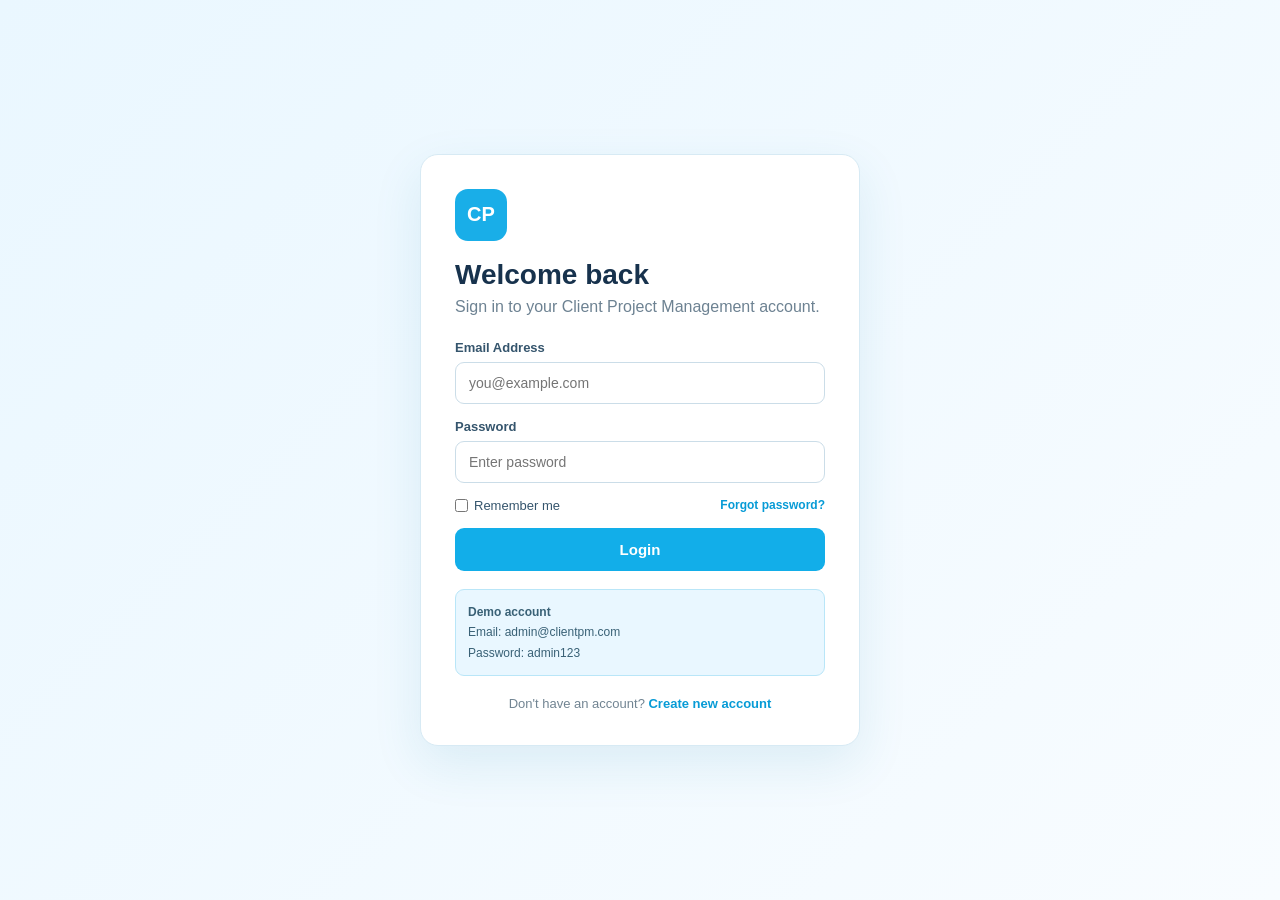
<file: index.html>
<!DOCTYPE html>
<html lang="en">
<head>
  <meta charset="UTF-8">
  <meta name="viewport" content="width=device-width, initial-scale=1.0">
  <title>Client Project Management</title>
  <link rel="stylesheet" href="css/style.css">
</head>
<body>
  <div class="app-shell">
    <aside class="sidebar" id="sidebar">
      <div class="brand">
        <div class="brand-icon">CP</div>
        <div><strong>ClientPM</strong><small>Project Management</small></div>
      </div>
      <nav>
        <a class="nav-link active" href="#dashboard" data-page="dashboard"><span>▦</span> Dashboard</a>
        <a class="nav-link" href="#projects" data-page="projects"><span>▤</span> Project Management</a>
        <a class="nav-link" href="#tasks" data-page="tasks"><span>✓</span> Task Management</a>
        <a class="nav-link" href="#milestones" data-page="milestones"><span>◆</span> Milestone Tracking</a>
        <a class="nav-link" href="#time" data-page="time"><span>◷</span> Time Tracking</a>
        <a class="nav-link" href="#clients" data-page="clients"><span>♙</span> Client Management</a>
        <a class="nav-link" href="#files" data-page="files"><span>▱</span> File Sharing</a>
        <a class="nav-link" href="#team" data-page="team"><span>♟</span> Team Management</a>
        <a class="nav-link" href="#reports" data-page="reports"><span>▥</span> Project Reports</a>
        <div class="nav-section">ACCOUNT</div>
        <a class="nav-link" href="#profile" data-page="profile"><span>◉</span> My Profile</a>
      </nav>
      <div class="sidebar-bottom">
        <div class="mini-user"><div class="avatar" id="sideAvatar">U</div><div><b id="sideName">User</b><small id="sideRole">Project Member</small></div></div>
        <button class="logout-btn" id="logoutBtn">↪ Logout</button>
      </div>
    </aside>

    <main class="main">
      <header class="topbar">
        <button class="mobile-menu" id="menuBtn">☰</button>
        <div>
          <h1 id="pageTitle">Dashboard</h1>
          <p id="pageSubtitle">Project overview, task status and upcoming deadlines.</p>
        </div>
        <div class="top-actions">
          <button class="icon-btn" title="Notifications" id="notificationBtn">🔔<i></i></button>
          <div class="top-user"><div class="avatar" id="topAvatar">U</div><span id="topName">User</span></div>
        </div>
      </header>

      <section id="pageContent" class="content"></section>
    </main>
  </div>

  <div class="modal" id="modal">
    <div class="modal-card">
      <button class="close" id="modalClose">×</button>
      <h2 id="modalTitle">Add Item</h2>
      <form id="modalForm"></form>
    </div>
  </div>
  <div class="toast" id="toast"></div>
  <script src="js/app.js"></script>
</body>
</html>
</file>
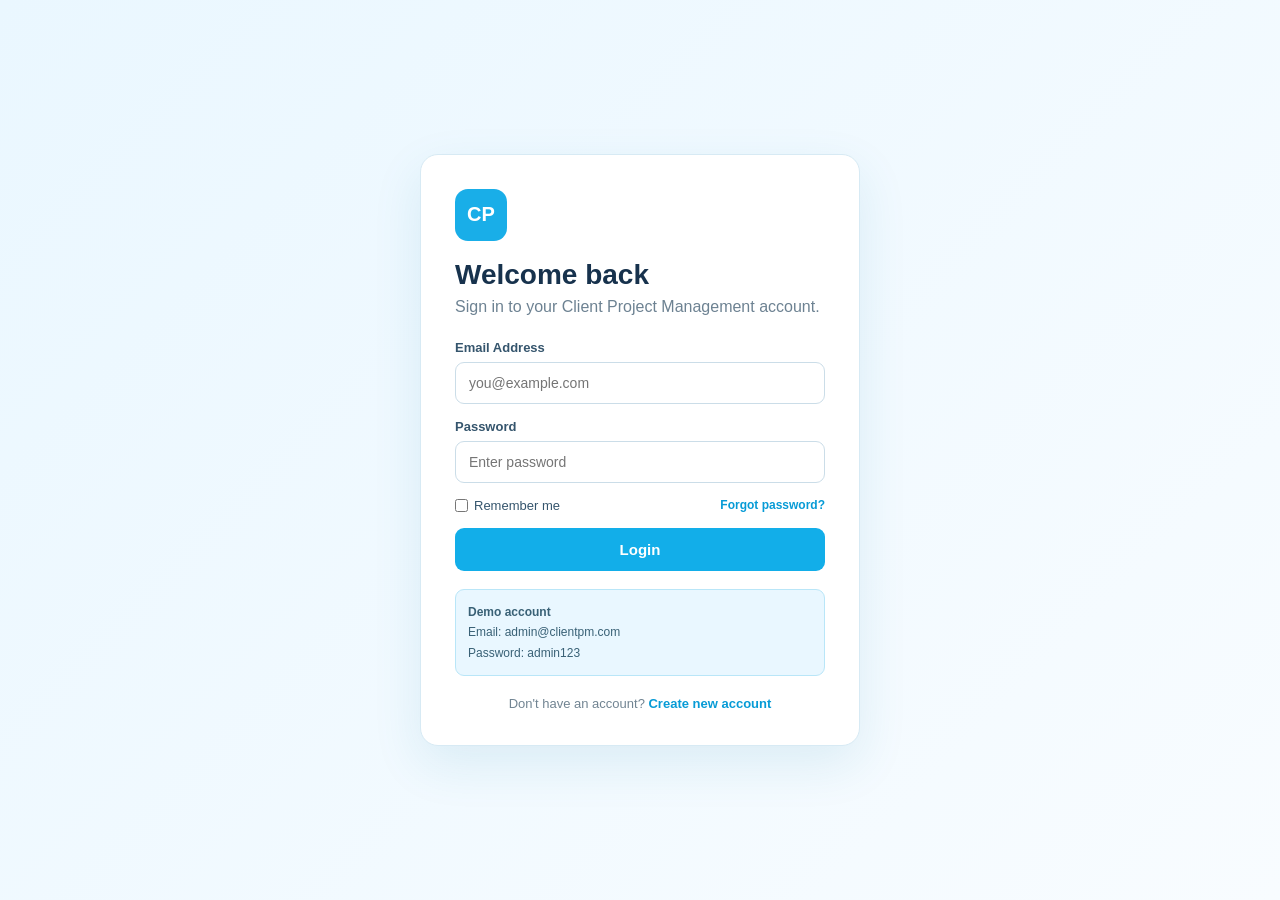
<file: login.html>
<!DOCTYPE html>
<html lang="en">
<head>
<meta charset="UTF-8"><meta name="viewport" content="width=device-width,initial-scale=1.0">
<title>Login | ClientPM</title><link rel="stylesheet" href="css/auth.css">
</head>
<body>
<div class="auth-wrap">
  <div class="auth-card">
    <div class="auth-logo">CP</div>
    <h1>Welcome back</h1>
    <p class="muted">Sign in to your Client Project Management account.</p>
    <form id="loginForm">
      <label>Email Address<input type="email" id="email" placeholder="you@example.com" required></label>
      <label>Password<input type="password" id="password" placeholder="Enter password" required></label>
      <div class="row-between"><label class="check"><input type="checkbox" id="remember"> Remember me</label><a href="#" onclick="alert('For this demo, create a new account or use the demo account shown below.')">Forgot password?</a></div>
      <button class="primary-btn" type="submit">Login</button>
    </form>
    <div class="demo-box"><b>Demo account</b><br>Email: admin@clientpm.com<br>Password: admin123</div>
    <p class="switch">Don't have an account? <a href="register.html">Create new account</a></p>
  </div>
</div>
<script>
const demo={name:"Admin User",email:"admin@clientpm.com",password:"admin123",role:"Admin"};
if(!localStorage.getItem("clientpm_users")) localStorage.setItem("clientpm_users",JSON.stringify([demo]));
document.getElementById("loginForm").addEventListener("submit",e=>{
 e.preventDefault();
 const email=document.getElementById("email").value.trim().toLowerCase(), password=document.getElementById("password").value;
 const users=JSON.parse(localStorage.getItem("clientpm_users")||"[]");
 const user=users.find(u=>u.email.toLowerCase()===email&&u.password===password);
 if(!user){alert("Invalid email or password.");return;}
 localStorage.setItem("clientpm_current",JSON.stringify(user));
 location.href="index.html";
});
</script>
</body>
</html>
</file>
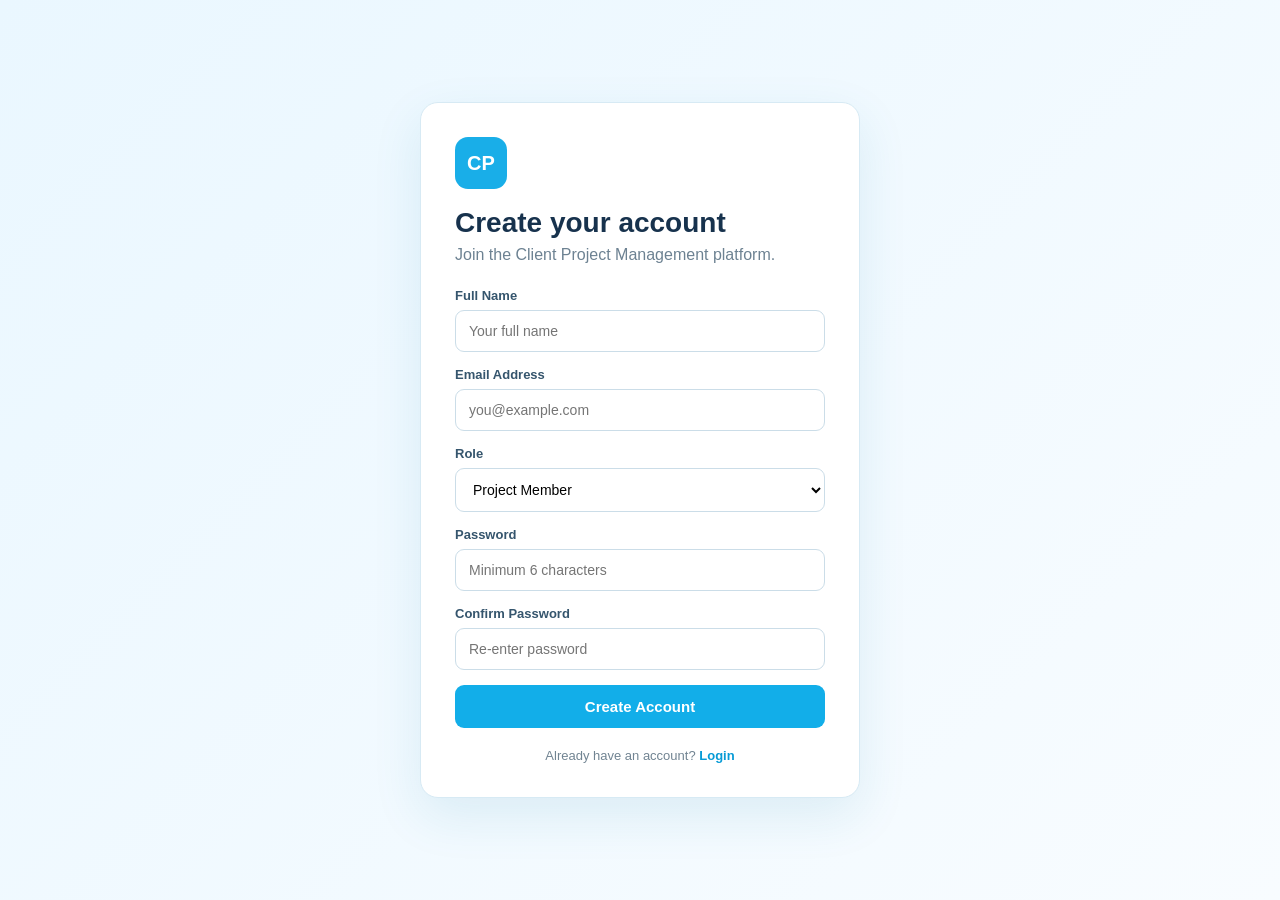
<file: register.html>
<!DOCTYPE html>
<html lang="en">
<head>
<meta charset="UTF-8"><meta name="viewport" content="width=device-width,initial-scale=1.0">
<title>Create Account | ClientPM</title><link rel="stylesheet" href="css/auth.css">
</head>
<body>
<div class="auth-wrap">
  <div class="auth-card">
    <div class="auth-logo">CP</div>
    <h1>Create your account</h1>
    <p class="muted">Join the Client Project Management platform.</p>
    <form id="registerForm">
      <label>Full Name<input id="name" placeholder="Your full name" required></label>
      <label>Email Address<input type="email" id="email" placeholder="you@example.com" required></label>
      <label>Role<select id="role"><option>Project Member</option><option>Project Manager</option><option>Developer</option><option>Designer</option><option>QA</option><option>Client</option></select></label>
      <label>Password<input type="password" id="password" minlength="6" placeholder="Minimum 6 characters" required></label>
      <label>Confirm Password<input type="password" id="confirm" minlength="6" placeholder="Re-enter password" required></label>
      <button class="primary-btn" type="submit">Create Account</button>
    </form>
    <p class="switch">Already have an account? <a href="login.html">Login</a></p>
  </div>
</div>
<script>
document.getElementById("registerForm").addEventListener("submit",e=>{
 e.preventDefault();
 const name=document.getElementById("name").value.trim(), email=document.getElementById("email").value.trim().toLowerCase();
 const role=document.getElementById("role").value, password=document.getElementById("password").value, confirm=document.getElementById("confirm").value;
 if(password!==confirm){alert("Passwords do not match.");return;}
 let users=JSON.parse(localStorage.getItem("clientpm_users")||"[]");
 if(users.some(u=>u.email.toLowerCase()===email)){alert("An account with this email already exists.");return;}
 const user={name,email,role,password}; users.push(user);
 localStorage.setItem("clientpm_users",JSON.stringify(users)); localStorage.setItem("clientpm_current",JSON.stringify(user));
 alert("Account created successfully!"); location.href="index.html";
});
</script>
</body>
</html>
</file>
<file: css/style.css>
*{box-sizing:border-box}body{margin:0;font-family:Inter,Segoe UI,Arial,sans-serif;background:#f5faff;color:#18364d}.app-shell{min-height:100vh;display:flex}.sidebar{width:245px;background:#fff;border-right:1px solid #dbeaf2;display:flex;flex-direction:column;position:fixed;inset:0 auto 0 0;z-index:20}.brand{height:72px;padding:14px 18px;border-bottom:1px solid #e5eef3;display:flex;gap:10px;align-items:center}.brand-icon{width:39px;height:39px;border-radius:10px;background:#16aee8;color:white;display:grid;place-items:center;font-size:13px;font-weight:900}.brand strong{display:block;font-size:16px}.brand small{display:block;color:#7b909f;font-size:10px;margin-top:2px}.sidebar nav{padding:15px 10px;overflow:auto}.nav-link{display:flex;gap:11px;align-items:center;padding:11px 12px;border-radius:8px;text-decoration:none;color:#597080;font-size:13px;margin-bottom:3px}.nav-link span{width:18px;text-align:center}.nav-link:hover,.nav-link.active{background:#e4f6fd;color:#079bd5;font-weight:700}.nav-section{font-size:10px;color:#9aabb5;padding:18px 12px 7px;font-weight:800}.sidebar-bottom{margin-top:auto;padding:13px;border-top:1px solid #e5eef3}.mini-user{display:flex;gap:9px;align-items:center;margin-bottom:10px}.avatar{width:34px;height:34px;border-radius:50%;background:#d9f2fc;color:#078fca;display:grid;place-items:center;font-weight:800;font-size:12px}.mini-user b{display:block;font-size:12px}.mini-user small{display:block;color:#8a9ba6;font-size:10px;margin-top:2px}.logout-btn{width:100%;border:1px solid #d9e7ee;background:#fff;color:#667b88;border-radius:8px;padding:9px;cursor:pointer}.logout-btn:hover{border-color:#f09b9b;color:#d84c4c}.main{margin-left:245px;flex:1;min-width:0}.topbar{height:73px;background:#fff;border-bottom:1px solid #dceaf1;display:flex;align-items:center;justify-content:space-between;padding:0 28px;position:sticky;top:0;z-index:10}.topbar h1{font-size:19px;margin:0}.topbar p{margin:3px 0 0;color:#8295a1;font-size:11px}.top-actions{display:flex;align-items:center;gap:16px}.icon-btn{border:0;background:#f0f8fc;border-radius:8px;width:35px;height:35px;cursor:pointer;position:relative}.icon-btn i{position:absolute;width:6px;height:6px;border-radius:50%;background:#ff5f67;right:8px;top:7px}.top-user{display:flex;align-items:center;gap:8px;font-size:12px;font-weight:700}.mobile-menu{display:none;border:0;background:none;font-size:20px}.content{padding:24px 28px 40px;max-width:1500px}.welcome{background:linear-gradient(110deg,#dff5fd,#edfaff);border:1px solid #c8eaf7;border-radius:12px;padding:19px 21px;margin-bottom:19px}.welcome h2{margin:0 0 5px;font-size:18px}.welcome p{margin:0;color:#6e8796;font-size:12px}.cards{display:grid;grid-template-columns:repeat(4,1fr);gap:14px;margin-bottom:20px}.stat{background:#fff;border:1px solid #dceaf1;border-radius:11px;padding:16px}.stat .label{font-size:11px;color:#82939e}.stat .num{font-size:27px;font-weight:800;margin-top:8px}.stat .trend{font-size:10px;color:#1ba873;margin-top:6px}.section-grid{display:grid;grid-template-columns:1.4fr 1fr;gap:16px}.panel{background:#fff;border:1px solid #dceaf1;border-radius:11px;padding:17px;margin-bottom:16px;overflow:hidden}.panel-head{display:flex;align-items:center;justify-content:space-between;margin-bottom:13px}.panel h3{font-size:14px;margin:0}.panel-head button,.add-btn{border:0;background:#13aee8;color:#fff;border-radius:7px;padding:8px 11px;font-size:11px;font-weight:700;cursor:pointer}.add-btn:hover{background:#0799d0}.table-wrap{overflow:auto}.table{width:100%;border-collapse:collapse;font-size:11px}.table th{background:#17aee8;color:#fff;text-align:left;padding:9px;font-size:10px}.table td{padding:9px;border-bottom:1px solid #e1edf2;color:#536d7c}.table tr:nth-child(even) td{background:#f1f9fd}.badge{display:inline-block;border-radius:20px;padding:4px 8px;font-size:9px;font-weight:800}.planning{background:#e8f2ff;color:#3272b7}.progress{background:#fff3dc;color:#b26b00}.completed{background:#def7e9;color:#158a55}.hold{background:#f2eaff;color:#7b4db1}.cancelled{background:#ffe5e5;color:#c94d4d}.critical{background:#ffe4e4;color:#c34242}.high{background:#fff0dd;color:#b66b00}.medium{background:#fff8d9;color:#9c8200}.low{background:#e0f7e8;color:#268054}.progressbar{height:7px;background:#e8f1f5;border-radius:10px;overflow:hidden}.progressbar span{display:block;height:100%;background:#18afe7;border-radius:10px}.list{display:grid;gap:9px}.list-item{display:flex;justify-content:space-between;align-items:center;padding:10px;border:1px solid #e1edf2;border-radius:8px}.list-item strong{font-size:11px}.list-item small{display:block;color:#8798a2;font-size:9px;margin-top:3px}.empty{padding:30px;text-align:center;color:#8ba0ab;font-size:12px}.hero-title{margin-bottom:16px}.hero-title h2{font-size:18px;margin:0 0 5px}.hero-title p{font-size:11px;color:#7f929e;margin:0}.filterbar{display:flex;gap:8px;margin-bottom:14px;flex-wrap:wrap}.filterbar input,.filterbar select{margin:0;width:auto;min-width:160px;padding:9px;font-size:11px}.module-cards{display:grid;grid-template-columns:repeat(3,1fr);gap:13px}.module-card{background:#fff;border:1px solid #dceaf1;border-radius:10px;padding:16px}.module-card .module-icon{font-size:21px;margin-bottom:8px}.module-card h4{margin:0 0 6px;font-size:13px}.module-card p{margin:0;color:#82949e;font-size:10px;line-height:1.5}.profile-grid{display:grid;grid-template-columns:300px 1fr;gap:16px}.profile-card{text-align:center}.profile-big{width:76px;height:76px;border-radius:50%;background:#dff5fd;color:#079bd5;display:grid;place-items:center;font-size:25px;font-weight:800;margin:8px auto 13px}.profile-card h2{margin:0;font-size:17px}.profile-card p{font-size:11px;color:#80939f}.form-grid{display:grid;grid-template-columns:1fr 1fr;gap:14px}.form-grid label{font-size:11px;font-weight:700;color:#557081}.form-grid input,.form-grid select{margin-top:6px}.modal{display:none;position:fixed;inset:0;background:#153b4c66;z-index:100;place-items:center;padding:18px}.modal.show{display:grid}.modal-card{width:min(520px,100%);background:#fff;border-radius:13px;padding:22px;position:relative;box-shadow:0 20px 60px #0c344944}.modal-card h2{font-size:17px;margin:0 0 18px}.close{position:absolute;right:14px;top:11px;border:0;background:none;font-size:22px;color:#7c909c;cursor:pointer}.modal-form-grid{display:grid;grid-template-columns:1fr 1fr;gap:12px}.modal-form-grid label{font-size:11px}.modal-form-grid input,.modal-form-grid select{margin-top:5px}.modal-form-grid .full{grid-column:1/-1}.modal-submit{grid-column:1/-1;background:#12aee9;color:#fff;border:0;border-radius:8px;padding:11px;font-weight:800;cursor:pointer}.toast{position:fixed;right:20px;bottom:20px;background:#173c52;color:#fff;padding:11px 15px;border-radius:8px;font-size:12px;display:none;z-index:120}.toast.show{display:block}.check-list{display:grid;gap:9px}.check-row{display:flex;gap:9px;align-items:center;font-size:11px;color:#607783}.check-row input{width:auto;margin:0}.notice{padding:12px;background:#e8f7fd;border-left:3px solid #16afe9;font-size:11px;color:#537183;margin-bottom:14px}.calendar{display:grid;grid-template-columns:repeat(7,1fr);gap:5px}.day{border:1px solid #dfebf1;min-height:62px;padding:7px;font-size:10px;background:#fff}.day b{font-size:11px}.day.event{background:#eaf8fe;border-color:#bce7f7}.bar-chart{height:170px;display:flex;align-items:end;gap:10px;padding:10px}.bar{flex:1;background:#22afe4;border-radius:5px 5px 0 0;min-height:10px;position:relative}.bar small{position:absolute;top:-17px;width:100%;text-align:center;font-size:9px;color:#66808e}.legend{font-size:9px;color:#8798a2}.kpis{display:grid;grid-template-columns:repeat(3,1fr);gap:10px}.kpi{background:#eef9fd;border-radius:8px;padding:12px}.kpi b{font-size:18px;display:block}.kpi span{font-size:9px;color:#7d929e}@media(max-width:950px){.sidebar{transform:translateX(-100%);transition:.2s}.sidebar.open{transform:translateX(0)}.main{margin-left:0}.mobile-menu{display:block}.topbar{padding:0 15px}.content{padding:17px 15px}.cards{grid-template-columns:repeat(2,1fr)}.section-grid,.profile-grid{grid-template-columns:1fr}.module-cards{grid-template-columns:repeat(2,1fr)}}@media(max-width:560px){.cards,.module-cards,.form-grid,.modal-form-grid{grid-template-columns:1fr}.top-user span{display:none}.topbar h1{font-size:16px}.topbar p{display:none}.content{padding:13px}.kpis{grid-template-columns:1fr 1fr 1fr}.stat .num{font-size:22px}}
</file>
<file: css/auth.css>
*{box-sizing:border-box}body{margin:0;font-family:Inter,Segoe UI,Arial,sans-serif;background:#eef8fd;color:#17324d}.auth-wrap{min-height:100vh;display:grid;place-items:center;padding:20px;background:linear-gradient(135deg,#eaf7ff,#f8fcff)}.auth-card{width:min(440px,100%);background:#fff;border:1px solid #d7eaf4;border-radius:18px;padding:34px;box-shadow:0 18px 50px #1c7da31c}.auth-logo{width:52px;height:52px;border-radius:13px;background:#19aee8;color:#fff;display:grid;place-items:center;font-weight:800;font-size:20px;margin-bottom:18px}.auth-card h1{margin:0 0 7px;font-size:28px}.muted{color:#6d8292;margin:0 0 24px}form{display:grid;gap:15px}label{font-size:13px;font-weight:700;color:#35556d}input,select{width:100%;margin-top:7px;padding:12px 13px;border:1px solid #cbdde8;border-radius:9px;outline:none;font-size:14px;background:#fff}input:focus,select:focus{border-color:#17aee9;box-shadow:0 0 0 3px #17aee91b}.primary-btn{border:0;background:#12aee9;color:white;border-radius:9px;padding:13px;font-size:15px;font-weight:800;cursor:pointer}.primary-btn:hover{background:#0799cf}.row-between{display:flex;justify-content:space-between;align-items:center;font-size:12px}.row-between a,.switch a{color:#079bd6;text-decoration:none;font-weight:700}.check{display:flex;align-items:center;gap:6px;font-weight:500}.check input{width:auto;margin:0}.switch{text-align:center;color:#718492;font-size:13px;margin:20px 0 0}.demo-box{margin-top:18px;background:#e9f7ff;border:1px solid #b9e6f8;padding:12px;border-radius:9px;font-size:12px;line-height:1.7;color:#396176}
</file>
